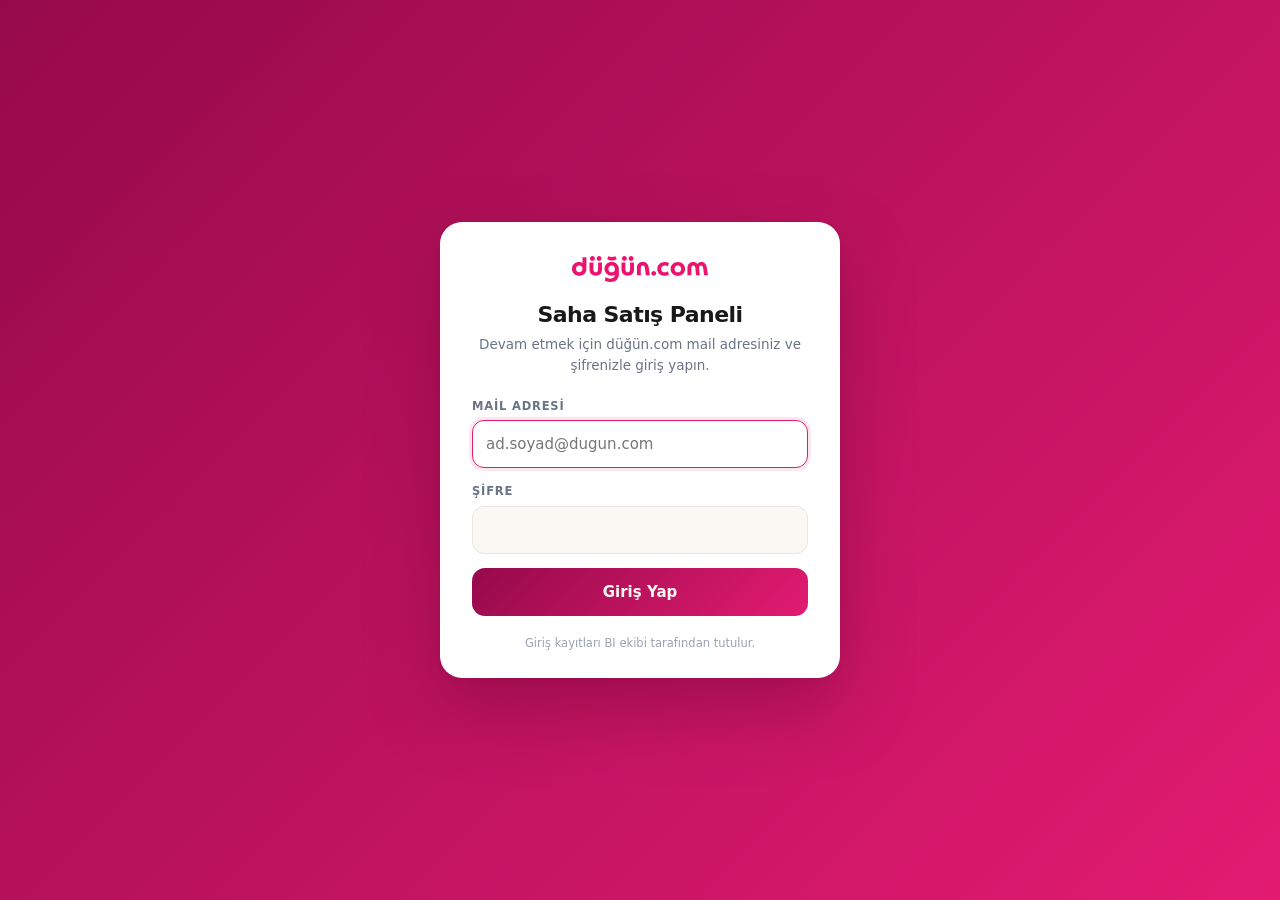
<file: index.html>
<!DOCTYPE html>
<html lang="tr">
<head>
<meta charset="utf-8">
<meta name="viewport" content="width=device-width, initial-scale=1">
<title>düğün.com · Daha Çok Çift Düğün.com'da</title>
<!-- ?v= is a cache buster: bump it whenever sunum.css/sunum.js/data change. -->
<link rel="stylesheet" href="auth.css?v=20260928200311">
<link rel="stylesheet" href="sunum.css?v=20260928200311">
</head>
<body>

<!-- header: logo (home) · spacer · pen · user chip (appended by auth.js, so it
     lands at the far right) -->
<header class="s-top">
  <button class="s-logo-btn" id="s-logo-home" title="Ana sayfa">
    <img class="s-logo" src="assets/logo-krem.svg" alt="düğün.com">
  </button>
  <span class="s-spacer"></span>
  <button class="s-tool" id="s-pen" title="Ekranın üzerine çizin (P) — tekrar tıklayınca kapanır">✏️</button>
</header>

<!-- landing: the bento board -->
<main class="s-board" id="s-board">
  <section class="s-hero">
    <h1 id="s-title"></h1>
  </section>
  <div class="bento" id="bento"></div>
  <footer class="s-foot"><span id="s-progress"></span></footer>
</main>

<!-- topic view -->
<main class="s-topic" id="s-topic" hidden>
  <div class="s-topic-head">
    <div class="s-topic-lead">
      <span class="s-kick" id="s-topic-kick"></span>
      <h1 id="s-topic-title"></h1>
    </div>
    <button class="s-topic-home" id="s-topic-home" type="button">
      <svg width="17" height="17" viewBox="0 0 24 24" fill="none" stroke="currentColor" stroke-width="1.8" stroke-linecap="round" stroke-linejoin="round"><path d="M3 11l9-7 9 7"/><path d="M5 10v10h14V10"/><path d="M10 20v-6h4v6"/></svg>
      Ana sayfa
    </button>
  </div>
  <div id="s-topic-body"></div>
</main>

<!-- the expanding card used for the open transition -->
<div class="s-ghost" id="s-ghost" hidden></div>

<button class="s-topic-home s-sim-home" id="s-sim-home" type="button" hidden>
  <svg width="17" height="17" viewBox="0 0 24 24" fill="none" stroke="currentColor" stroke-width="1.8" stroke-linecap="round" stroke-linejoin="round"><path d="M3 11l9-7 9 7"/><path d="M5 10v10h14V10"/><path d="M10 20v-6h4v6"/></svg>
  Ana sayfa
</button>

<canvas id="s-draw"></canvas>
<div class="s-draw-bar" id="s-draw-bar">
  <span class="s-sw" data-col="#E21B71" style="background:#E21B71" aria-pressed="true"></span>
  <span class="s-sw" data-col="#191919" style="background:#191919" aria-pressed="false"></span>
  <span class="s-sw" data-col="#26B2AB" style="background:#26B2AB" aria-pressed="false"></span>
  <span class="s-sw" data-col="#FFE24A" style="background:#FFE24A" aria-pressed="false"></span>
  <button class="s-chip" data-pen="thin" aria-pressed="true">İnce</button>
  <button class="s-chip" data-pen="mark" aria-pressed="false">🖍️ Vurgula</button>
  <button class="s-chip" id="s-pen-clear">Temizle</button>
  <button class="s-chip s-chip-solid" id="s-pen-close">Kapat</button>
</div>

<script src="data/config.js?v=20260928200311"></script>
<script src="auth.js?v=20260928200311"></script>
<script src="data/content.js?v=20260928200311"></script>
<script src="data/livemap.js?v=20260928200311"></script>
<script src="data/pricing.js?v=20260928200311"></script>
<script src="data/region.js?v=20260928200311"></script>
<script src="data/market.js?v=20260928200311"></script>
<script src="data/story.js?v=20260928200311"></script>
<script src="data/sunum-content.js?v=20260928200311"></script>
<script src="sunum.js?v=20260928200311"></script>
</body>
</html>
</file>
<file: auth.css>
/* Login gate — shared by index.html and sunum.html.
   Self-contained: it must look right before either page's own CSS has decided
   anything, so it repeats the brand tokens rather than inheriting them. */

.auth-gate {
  position: fixed; inset: 0; z-index: 900;
  display: grid; place-items: center; padding: 24px;
  background: linear-gradient(135deg, #960A4B 0%, #E21B71 100%);
  font-family: "Segoe UI", system-ui, -apple-system, "Helvetica Neue", Arial, sans-serif;
  animation: authIn .3s cubic-bezier(.16, 1, .3, 1);
  overflow: auto;
}
@keyframes authIn { from { opacity: 0; } to { opacity: 1; } }
.auth-gate.out { opacity: 0; transition: opacity .3s cubic-bezier(.16, 1, .3, 1); }

/* While the gate is up the page behind it must not scroll under the overlay. */
html.auth-locked, html.auth-locked body { overflow: hidden; }

.auth-card {
  width: 100%; max-width: 400px;
  background: #fff; border-radius: 22px; padding: 34px 32px 26px;
  box-shadow: 0 2px 6px rgba(25,25,25,.06), 0 30px 70px rgba(90,0,45,.34);
  text-align: center; color: #191919;
}
.auth-logo {
  height: 26px; display: block; margin: 0 auto 20px;
  /* the cream logo on a white card needs recolouring to the brand pink */
  filter: brightness(0) saturate(100%) invert(19%) sepia(89%)
          saturate(4614%) hue-rotate(324deg) brightness(93%) contrast(97%);
}
.auth-card h1 {
  margin: 0 0 6px; font-size: 22px; font-weight: 800; letter-spacing: -.025em;
  line-height: 1.2;
}
.auth-sub { margin: 0 0 22px; font-size: 13.5px; line-height: 1.5; color: #6b7484; }

.auth-form { text-align: left; }
.auth-fld {
  display: block; font-size: 11.5px; font-weight: 800; letter-spacing: .07em;
  text-transform: uppercase; color: #6b7484; margin: 0 0 5px;
}
.auth-form input, .auth-setup input {
  width: 100%; box-sizing: border-box; font: inherit; font-size: 15px;
  padding: 11px 13px; margin: 0 0 14px;
  border: 1.5px solid #e9e5e0; border-radius: 12px; background: #FBF8F4;
  color: #191919; transition: border-color .15s, background .15s;
}
.auth-form input:focus, .auth-setup input:focus {
  outline: none; border-color: #E21B71; background: #fff;
}
.auth-btn {
  width: 100%; border: 0; cursor: pointer; font: inherit; font-size: 15px;
  font-weight: 800; color: #FFFAF0; padding: 12px 18px; border-radius: 13px;
  background: linear-gradient(135deg, #960A4B 0%, #E21B71 100%);
  transition: transform .15s cubic-bezier(.16, 1, .3, 1), box-shadow .15s;
}
.auth-btn:hover:not(:disabled) { transform: translateY(-1px); box-shadow: 0 8px 20px rgba(226,27,113,.3); }
.auth-btn:disabled { opacity: .6; cursor: default; }
.auth-btn.ghost {
  background: #fff; color: #960A4B; border: 1.5px solid #FFAFC8; box-shadow: none;
}

.auth-err {
  background: #FFF1F4; border: 1px solid #FFAFC8; color: #960A4B;
  border-radius: 11px; padding: 9px 12px; margin: 0 0 12px;
  font-size: 13px; line-height: 1.45;
}

.auth-setup {
  margin-top: 20px; padding-top: 18px; border-top: 1px solid #f4f1ec;
  text-align: left; font-size: 12.5px; line-height: 1.55; color: #6b7484;
}
.auth-setup b { color: #191919; display: block; margin-bottom: 4px; font-size: 13px; }
.auth-setup p { margin: 0 0 10px; }
.auth-setup code { background: #FBF8F4; padding: 1px 5px; border-radius: 5px; font-size: 11.5px; }
.auth-setup input { font-size: 12.5px; }

.auth-foot { margin-top: 18px; font-size: 11.5px; color: #9aa3b2; }

/* ------------------------------------------------------------- header chip */
.auth-chip {
  display: flex; align-items: center; gap: 9px; flex: 0 0 auto;
  padding: 4px 4px 4px 5px; border-radius: 999px;
  background: rgba(255,250,240,.16); color: #FFFAF0;
}
.auth-chip .av {
  width: 27px; height: 27px; border-radius: 50%; flex: 0 0 auto;
  background: #FFFAF0; color: #960A4B;
  display: grid; place-items: center; font-size: 11.5px; font-weight: 800;
}
.auth-chip .who { display: flex; flex-direction: column; line-height: 1.15; }
.auth-chip .who b { font-size: 12.5px; font-weight: 700; white-space: nowrap; }
.auth-chip .who i { font-style: normal; font-size: 10.5px; opacity: .8; }
.auth-chip .out {
  border: 0; cursor: pointer; font: inherit; font-size: 11.5px; font-weight: 700;
  color: #FFFAF0; background: rgba(255,250,240,.18);
  padding: 5px 11px; border-radius: 999px; transition: background .15s;
}
.auth-chip .out:hover { background: rgba(255,250,240,.36); }

/* On a narrow screen the name is the first thing to go; the avatar and the way
   out both have to survive. */
@media (max-width: 620px) {
  .auth-chip .who { display: none; }
}
</file>
<file: sunum.css>
/* düğün.com · Daha Çok Çift Düğün.com'da — the short deck.
   Same brand tokens as the full panel (Design/DESIGN.md §1–§8), but a calmer,
   more editorial layout: one board of topics, one topic on screen at a time. */

:root {
  --pink: #E21B71;
  --dark-pink: #960A4B;
  --soft-pink: #FFAFC8;
  --cream: #FFFAF0;
  --ink: #191919;
  --green: #26B2AB;
  --amber: #FFB401;
  --coral: #FF8569;
  --purple: #8D80E5;
  --grad: linear-gradient(135deg, #960A4B 0%, #E21B71 100%);

  --ink-2: #3d4654;
  --mute: #6b7484;
  --mute-2: #9aa3b2;
  --line: #e9e5e0;
  --line-2: #f4f1ec;
  --bg: #FBF8F4;
  --card: #ffffff;

  --r-card: 20px;
  --r-btn: 13px;
  --r-pill: 999px;
  --sh-1: 0 1px 2px rgba(25,25,25,.04), 0 8px 24px rgba(150,10,75,.06);
  --sh-2: 0 2px 6px rgba(25,25,25,.05), 0 22px 50px rgba(150,10,75,.14);
  --ease: cubic-bezier(.16, 1, .3, 1);
  --top-h: 62px;
}

* { box-sizing: border-box; }
[hidden] { display: none !important; }

html, body {
  margin: 0; padding: 0; min-height: 100%;
  background: var(--bg); color: var(--ink);
  font-family: "Segoe UI", system-ui, -apple-system, "Helvetica Neue", Arial, sans-serif;
  font-size: 16px; line-height: 1.6;
  -webkit-font-smoothing: antialiased;
}
h1, h2, h3, h4 { margin: 0; line-height: 1.14; letter-spacing: -.025em; font-weight: 800; }
p { margin: 0 0 12px; }
b, strong { font-weight: 800; }
.num { font-variant-numeric: tabular-nums; }
.accent { color: var(--dark-pink); }

/* ------------------------------------------------------------------- chrome */
/* z-index above the pen canvas (80): the pen button has to stay clickable
   while drawing, so a second click on it closes the pen. */
.s-top {
  position: fixed; inset: 0 0 auto 0; height: var(--top-h); z-index: 85;
  display: flex; align-items: center; gap: 12px; padding: 0 24px;
  background: var(--grad); box-shadow: 0 1px 20px rgba(150,10,75,.2);
}
.s-logo-btn { border: 0; background: none; padding: 4px 0; cursor: pointer; display: block; }
.s-logo { height: 22px; display: block; }
.s-spacer { flex: 1; }
.s-home, .s-tool {
  border: 0; cursor: pointer; font: inherit; font-size: 13.5px; font-weight: 700;
  color: var(--cream); background: rgba(255,250,240,.16);
  padding: 8px 15px; border-radius: var(--r-pill);
  transition: background .15s var(--ease);
}
.s-home:hover, .s-tool:hover { background: rgba(255,250,240,.32); }
.s-tool.on { background: var(--cream); color: var(--dark-pink); }

/* -------------------------------------------------------------------- board */
/* The whole board has to be readable at a glance — no scrolling to find a
   topic. The grid takes whatever height is left after the header and hero. */
.s-board {
  max-width: 1220px; margin: 0 auto; height: 100vh; min-height: 620px;
  padding: calc(var(--top-h) + 22px) 26px 16px;
  display: flex; flex-direction: column; overflow: auto;
}
.s-hero { text-align: center; margin-bottom: clamp(12px, 2.4vh, 22px); flex: 0 0 auto; }
.s-hero h1 {
  font-size: clamp(24px, min(3.6vw, 5.4vh), 44px); letter-spacing: -.03em;
  background: var(--grad); -webkit-background-clip: text; background-clip: text;
  color: transparent; padding-bottom: 4px;
}

.bento {
  flex: 1 1 auto; min-height: 0;
  display: grid; gap: 14px;
  grid-template-columns: repeat(6, 1fr);
  /* a floor under the row height: below this the tiles would be unreadable, so
     the board scrolls instead of crushing them */
  grid-template-rows: repeat(4, minmax(84px, 1fr));
  /* Placed by attention, not by reading order. On a laptop or tablet the eye
     lands top-left, sweeps right along the top, then drops down the left — so
     the two heaviest topics take the whole top band, the two mid-weight ones
     take the middle, and the three light ones share the bottom rail. Weight
     descends by BAND, never in a diagonal cascade. */
  grid-template-areas:
    "a a a b b b"
    "a a a b b b"
    "c c c d d d"
    "e e f f g g";
}
.tile {
  position: relative; overflow: hidden; text-align: left; cursor: pointer;
  border: 1px solid var(--line); background: var(--card);
  border-radius: var(--r-card); font: inherit; color: inherit;
  /* padding and type scale with the SHORTER axis: on a 660px-tall laptop the
     row is ~100px and fixed 22px padding + 19px type does not fit */
  padding: clamp(10px, 1.65vh, 20px) clamp(13px, 1.4vw, 22px);
  box-shadow: var(--sh-1); display: flex; flex-direction: column;
  transition: transform .3s var(--ease), box-shadow .3s var(--ease),
              border-color .3s var(--ease), opacity .4s var(--ease),
              filter .4s var(--ease);
}
.tile .ico { color: var(--pink); display: block;
  width: clamp(17px, 3vh, 28px); height: auto; }
.tile[data-w="4"] .ico { width: clamp(20px, 3.8vh, 32px); }
.tile:hover { transform: translateY(-4px); box-shadow: var(--sh-2); border-color: var(--soft-pink); }
.tile:focus-visible { outline: 3px solid var(--soft-pink); outline-offset: 3px; }
.tile::after {
  content: ""; position: absolute; inset: auto -30% -60% auto;
  width: 200px; height: 200px; border-radius: 50%;
  background: radial-gradient(circle, rgba(255,175,200,.34), transparent 68%);
  opacity: 0; transition: opacity .35s var(--ease);
}
.tile:hover::after { opacity: 1; }
.tile .ic { display: block; }
/* No line-clamp here on purpose. -webkit-line-clamp derives the element height
   from a line count measured against the original line-height, so with Turkish
   headings (İ plus ğ/ş/ç in the same line box) it reports a height a few px
   short and overflow:hidden then shaves the descenders. What actually keeps the
   text inside the tile is the type scaling with the SHORTER viewport axis. */
.tile h3 { margin-top: auto; letter-spacing: -.02em;
  font-size: clamp(13px, min(1.32vw, 2.4vh), 19px); line-height: 1.27; }
.tile .d { color: var(--mute); margin-top: clamp(3px, .7vh, 6px);
  font-size: clamp(10.5px, min(1vw, 1.7vh), 13px); line-height: 1.35; }
.tile .go {
  position: absolute; top: clamp(10px, 1.7vh, 20px); right: clamp(12px, 1.3vw, 20px);
  width: clamp(22px, 3.4vh, 30px); height: clamp(22px, 3.4vh, 30px);
  border-radius: 50%; background: var(--line-2); color: var(--mute);
  display: grid; place-items: center; font-size: clamp(11px, 1.6vh, 14px);
  font-weight: 800; transition: all .3s var(--ease);
}
.tile .go svg { width: 62%; height: 62%; }
.tile:hover .go { background: var(--pink); color: #fff; transform: translateX(2px); }

/* bigger tiles carry more weight, visually as well as in the grid */
.tile[data-w="4"] { background: linear-gradient(155deg, #fff 0%, #FFF6F9 100%); }
.tile[data-w="4"] h3 { font-size: clamp(18px, min(2.2vw, 4.4vh), 30px); }
.tile[data-w="3"] h3 { font-size: clamp(15px, min(1.6vw, 3vh), 22px); }

/* A covered topic steps back rather than lighting up: the ones still to come
   should stay the loudest thing on the board. */
.tile.done { opacity: .46; filter: saturate(.35); border-color: var(--line-2);
  background: #fff; box-shadow: none; }
.tile.done:hover { opacity: .82; filter: saturate(.7); }
.tile.done .go { background: var(--green); color: #fff; }
.tile.done .ico { color: var(--mute-2); }

.s-foot { margin-top: clamp(8px, 1.4vh, 14px); text-align: center; color: var(--mute-2);
  font-size: 12px; flex: 0 0 auto; }

/* on a genuinely short screen the subtitle line is the first thing to go */
@media (max-height: 640px) {
  .tile[data-w="2"] .d, .tile[data-w="3"] .d { display: none; }
}

/* ---------------------------------------------------- open/close transition */
.s-ghost {
  position: fixed; z-index: 70; border-radius: var(--r-card);
  background: var(--card); border: 1px solid var(--soft-pink);
  box-shadow: var(--sh-2); pointer-events: none;
  transition: all .42s var(--ease);
}

/* -------------------------------------------------------------------- topic */
.s-topic { max-width: 1080px; margin: 0 auto; padding: calc(var(--top-h) + 40px) 24px 80px;
  animation: topicIn .42s var(--ease); }
@keyframes topicIn { from { transform: translateY(16px); } to { transform: none; } }
/* title on the left, the way home on the right — inside the page, not in the
   header, so it reads as part of the topic */
.s-topic-head { margin-bottom: 32px; display: flex; align-items: flex-start;
  justify-content: space-between; gap: 18px; }
.s-topic-lead { min-width: 0; }
.s-topic-home {
  flex: 0 0 auto; display: inline-flex; align-items: center; gap: 7px; margin-top: 4px;
  border: 1.5px solid var(--line); background: #fff; cursor: pointer; font: inherit;
  font-size: 13.5px; font-weight: 700; color: var(--dark-pink);
  padding: 9px 15px; border-radius: var(--r-pill); box-shadow: var(--sh-1);
  transition: all .15s var(--ease);
}
.s-topic-home:hover { border-color: var(--pink); transform: translateY(-1px); box-shadow: var(--sh-2); }
/* the simulator page: one-line, lighter title so the tool fits the first screen */
.s-topic.compact { padding-top: calc(var(--top-h) + 22px); padding-bottom: 0; }
.s-topic.compact .s-topic-head { margin-bottom: 14px; }
.s-topic.compact .s-kick { margin-bottom: 8px; }
.s-topic.compact h1 { font-size: clamp(20px, 2.2vw, 26px); font-weight: 600; max-width: none;
  white-space: nowrap; letter-spacing: -.015em; }
/* the simulation screen: full-bleed frame, title block folded away, so the
   simulator's section scrollbar is the window's right edge — the only one */
.s-topic.sim-full { max-width: none; padding: var(--top-h) 0 0; animation: none; }
.s-topic.sim-full .s-topic-head { display: none; }
.s-topic.sim-full .simframe.native { width: 100%; }
.s-kick {
  display: inline-block; font-size: 11px; font-weight: 800; letter-spacing: .12em;
  text-transform: uppercase; color: var(--pink); background: #FFE9F1;
  padding: 5px 13px; border-radius: var(--r-pill); margin-bottom: 14px;
}
.s-topic-head h1 { font-size: clamp(28px, 4vw, 42px); max-width: 20ch; }

.panel {
  background: var(--card); border: 1px solid var(--line); border-radius: var(--r-card);
  padding: 28px; box-shadow: var(--sh-1); margin-bottom: 18px;
}
.panel h2 { font-size: 24px; margin-bottom: 10px; }
.panel h3 { font-size: 18px; margin-bottom: 8px; }
.panel > p { color: var(--ink-2); }
.panel.tint { background: linear-gradient(160deg, #fff, #FFF6F9); border-color: #FBDDE8; }
.panel.hero-tint { background: var(--grad); color: var(--cream); border: 0; }
.panel.hero-tint h2 { font-size: clamp(24px, 3.2vw, 34px); }
.panel.hero-tint p { color: rgba(255,250,240,.94); font-size: 17px; max-width: 62ch; }
.panel.hero-tint .s-kick { background: rgba(255,250,240,.2); color: var(--cream); }

.grid { display: grid; gap: 16px; }
.g2 { grid-template-columns: repeat(2, 1fr); }
.g3 { grid-template-columns: repeat(3, 1fr); }
.g4 { grid-template-columns: repeat(4, 1fr); }

.note { font-size: 12.5px; color: var(--mute-2); font-style: italic; margin-top: 12px; }
.rep-note {
  border-left: 4px solid var(--purple); background: #F8F7FE; color: #4b4590;
  padding: 12px 16px; border-radius: 0 var(--r-btn) var(--r-btn) 0;
  font-size: 13.5px; margin: 14px 0;
}
.rep-note b.tag { display: block; font-size: 10px; letter-spacing: .1em;
  text-transform: uppercase; color: var(--purple); margin-bottom: 4px; }
body.present .rep-note { display: none !important; }

.pill { display: inline-flex; align-items: center; gap: 5px; padding: 4px 11px;
  border-radius: var(--r-pill); font-size: 12px; font-weight: 800; }
.pill.pink { background: #FFE9F1; color: var(--dark-pink); }
.pill.ok { background: #E6F6F5; color: #12726d; }

.btn {
  border: 0; cursor: pointer; font: inherit; font-weight: 800; font-size: 14.5px;
  padding: 12px 22px; border-radius: var(--r-btn);
  background: var(--pink); color: #fff; box-shadow: 0 8px 20px rgba(226,27,113,.24);
  display: inline-flex; align-items: center; gap: 8px;
  transition: transform .15s var(--ease), box-shadow .15s var(--ease);
}
.btn:hover { box-shadow: 0 12px 26px rgba(226,27,113,.32); }
.btn:active { transform: scale(.98); }
.btn.ghost { background: #fff; color: var(--dark-pink);
  border: 1.5px solid #FBDDE8; box-shadow: none; }

input[type=text], input[type=search], input[type=number], select {
  font: inherit; font-size: 15px; padding: 12px 15px; border-radius: var(--r-btn);
  border: 1.5px solid var(--line); background: #fff; color: var(--ink); width: 100%;
}
input:focus, select:focus { outline: 0; border-color: var(--pink);
  box-shadow: 0 0 0 3px rgba(226,27,113,.1); }
label.fld { display: block; font-size: 11.5px; font-weight: 800; color: var(--mute);
  text-transform: uppercase; letter-spacing: .06em; margin-bottom: 6px; }

/* ------------------------------------------------------------ google search */
.gbox { display: flex; align-items: center; gap: 12px; border: 1.5px solid var(--line);
  border-radius: var(--r-pill); padding: 6px 6px 6px 20px; background: #fff;
  box-shadow: 0 2px 10px rgba(25,25,25,.05); }
.gbox:focus-within { border-color: var(--pink); box-shadow: 0 0 0 4px rgba(226,27,113,.09); }
.gbox svg { flex: 0 0 auto; }
.gbox input { border: 0; padding: 10px 0; box-shadow: none !important; font-size: 16px; }
.gbox input:focus { border: 0; }
.gbox .btn { border-radius: var(--r-pill); }

/* ------------------------------------------------------------- traffic bars */
.tstack { display: flex; height: 40px; border-radius: var(--r-pill); overflow: hidden;
  box-shadow: 0 2px 10px rgba(150,10,75,.1); }
.tstack div { display: grid; place-items: center; font-size: 12.5px; font-weight: 800;
  color: #fff; }
.tlegend { display: flex; flex-wrap: wrap; gap: 18px; margin-top: 14px; font-size: 13px;
  color: var(--ink-2); }
.tlegend i { width: 11px; height: 11px; border-radius: 3px; display: inline-block;
  margin-right: 7px; }
.punch { border-left: 4px solid var(--pink); background: #FFF6F9;
  padding: 16px 20px; border-radius: 0 var(--r-btn) var(--r-btn) 0;
  font-size: 16px; line-height: 1.6; margin-top: 18px; }

/* ------------------------------------------------------------------ the map */
/* filter scope note under the two dropdowns */
.kapsam { color: var(--mute); font-size: 11.5px; margin-top: 5px; min-height: 15px;
  line-height: 1.4; }

/* weekly counts, priority-ordered: two hero cards, four mid chips, one low line */
.map-stats { margin-top: 16px; }
.ms-hero { display: grid; grid-template-columns: 1.6fr 1fr; gap: 12px; }
.ms-big { background: linear-gradient(150deg, #FFF6F9, #fff); border: 1px solid var(--soft-pink);
  border-radius: 14px; padding: 14px 18px; }
.ms-big .v { font-size: clamp(26px, 3vw, 38px); font-weight: 800; letter-spacing: -.03em;
  color: var(--ink); line-height: 1.05; }
.ms-big .l { font-weight: 700; margin-top: 2px; }
.ms-big .split { color: var(--mute); font-size: 12.5px; margin-top: 7px; }
.ms-big .split b { color: var(--ink); }
.ms-big.deal { background: linear-gradient(150deg, #E21B71, #B01055); border: 0; }
.ms-big.deal .v, .ms-big.deal .l { color: #fff; }
.ms-big.deal .split { color: rgba(255,255,255,.75); }
.ms-mid { display: flex; flex-wrap: wrap; gap: 8px; margin-top: 10px; }
.ms-chip { background: #fff; border: 1px solid var(--line-2); border-radius: 999px;
  padding: 7px 13px; font-size: 13px; }
.ms-chip b { font-size: 14.5px; }
.ms-low { color: var(--mute); font-size: 12px; margin-top: 9px; }
@media (max-width: 700px) { .ms-hero { grid-template-columns: 1fr; } }

/* the zoomed city's district cloud */
.s-dist { cursor: pointer; }
.s-dist circle { fill: rgba(226,27,113,.18); stroke: var(--pink); stroke-width: .7;
  transition: fill .15s; }
.s-dist:hover circle { fill: rgba(226,27,113,.34); }
.s-dist text { fill: #7A2249; font-weight: 700; text-anchor: middle;
  paint-order: stroke; stroke: #fff; stroke-width: 2.2px; }

/* district popup */
.dist-pop { position: absolute; z-index: 6; background: #fff; border-radius: 14px;
  box-shadow: var(--sh-2); border: 1px solid var(--line-2); padding: 12px 15px;
  min-width: 240px; font-size: 13px; }
.dist-pop b { font-size: 13.5px; }
.dist-pop .w { float: right; color: var(--mute); font-size: 11px; margin-left: 10px; }
.dist-pop .row { margin-top: 6px; }
.dist-pop .row.hi { font-size: 14px; }
.dist-pop .row.hi b { color: var(--pink); font-size: 16px; }
.dist-pop .row.sub { color: var(--mute); font-size: 12px; margin-top: 2px; }
.dist-pop .row.low { color: var(--mute); font-size: 11.5px; border-top: 1px dashed var(--line-2);
  padding-top: 6px; }

/* pulse ticker — one slow marquee of real week-over-week movers */
.map-ticker { margin-top: 14px; }
.tk-strip { overflow: hidden; border: 1px solid var(--line-2); border-radius: 999px;
  background: #fff; padding: 8px 0; white-space: nowrap; position: relative; }
.tk-run { display: inline-block; animation: tkrun 55s linear infinite; padding-left: 12px; }
.tk-strip:hover .tk-run { animation-play-state: paused; }
@keyframes tkrun { to { transform: translateX(-50%); } }
.tk-item { font-size: 12.5px; padding: 0 4px; }
.tk-item b { font-size: 13px; }
.tk-item i, .dlt { font-style: normal; font-weight: 800; font-size: 11.5px; }
.tk-item i.up, .dlt.up { color: #0E9F6E; }
.tk-item i.down, .dlt.down { color: #D33A3A; }
.tk-sep { color: var(--soft-pink); padding: 0 8px; }

/* single-city layout: map left, notification feed right */
.map-flex { display: flex; gap: 14px; align-items: stretch; }
.map-flex > .s-map-wrap { flex: 1 1 60%; min-width: 0; }
.map-feed { flex: 1 1 40%; min-width: 250px; max-width: 380px; margin-top: 16px;
  border: 1px solid var(--line-2); border-radius: var(--r-card); background: #fff;
  display: flex; flex-direction: column; overflow: hidden; }
.mf-head { padding: 12px 14px; border-bottom: 1px solid var(--line-2);
  display: flex; align-items: center; gap: 8px; flex-wrap: wrap; }
.mf-head .cnt { color: var(--mute); font-size: 12px; }
.mf-all { border: 0; background: #FFF1F6; color: var(--pink); border-radius: 999px;
  padding: 4px 10px; font: inherit; font-size: 11.5px; font-weight: 700; cursor: pointer;
  margin-left: auto; }
.mf-list { overflow-y: auto; flex: 1; min-height: 0; }
.mf-item { display: flex; gap: 10px; padding: 10px 14px;
  border-bottom: 1px solid #F6EEF2; align-items: flex-start; }
.mf-item .ic { flex: 0 0 auto; width: 30px; height: 30px; border-radius: 50%;
  background: #FFF1F6; display: grid; place-items: center; font-size: 14px; }
.mf-item .tx { font-size: 13px; line-height: 1.35; }
.mf-item .meta { color: var(--mute); font-size: 11.5px; margin-top: 3px; }
.mf-item.drop { animation: mfdrop .45s ease; }
@keyframes mfdrop { from { opacity: 0; transform: translateY(-12px); }
  to { opacity: 1; transform: none; } }
.mf-empty { color: var(--mute); font-size: 13px; padding: 18px 14px; }
@media (max-width: 760px) {
  .map-flex { flex-direction: column; }
  .map-feed { max-width: none; max-height: 320px; }
}

/* leaderboard */
.board { margin-top: 14px; border: 1px solid var(--line-2); border-radius: var(--r-card);
  background: #fff; padding: 14px 16px; }
.board h3 { margin: 0 0 10px; font-size: 15px; }
.bd-row { display: flex; align-items: center; gap: 10px; padding: 6px 0; font-size: 13px; }
.bd-row .rank { flex: 0 0 26px; text-align: center; font-weight: 800; }
.bd-row .nm { flex: 0 0 auto; min-width: 92px; font-weight: 700; }
.bd-row .bar { flex: 1; height: 7px; border-radius: 99px; background: #F6EEF2; overflow: hidden; }
.bd-row .bar i { display: block; height: 100%; border-radius: 99px;
  background: linear-gradient(90deg, var(--pink), #FF7DB0); }
.bd-row b { flex: 0 0 auto; min-width: 52px; text-align: right; }
.bd-row .dlt { flex: 0 0 52px; text-align: right; }
.bd-note { color: var(--mute); font-size: 11px; margin-top: 8px; }

.s-map-wrap { position: relative; border-radius: var(--r-card); overflow: hidden;
  background: linear-gradient(165deg, #F7FAFD, #FDFBF8); border: 1px solid var(--line-2);
  padding: 18px 16px 26px; margin-top: 16px; }
.s-map-wrap svg { width: 100%; height: auto; display: block; }
.s-land { fill: #FFF1F6; stroke: var(--soft-pink); stroke-width: 1.1;
  stroke-linejoin: round; }
.s-pin .halo { fill: rgba(226,27,113,.14); }
.s-pin .dot { fill: var(--pink); }
.s-bubs { position: absolute; inset: 18px 16px 26px; pointer-events: none; }
.s-bub { position: absolute; transform: translate(-50%, -122%); }
.s-bub.below { transform: translate(-50%, 30%); }
.s-bub.alignL { transform: translate(-16px, -122%); }
.s-bub.alignL.below { transform: translate(-16px, 30%); }
.s-bub.alignR { transform: translate(calc(-100% + 16px), -122%); }
.s-bub.alignR.below { transform: translate(calc(-100% + 16px), 30%); }
/* Laid out like the card on dugun.com: cover photo, city, provider name,
   category, then the one line about what happened. */
.s-bub .box { position: relative; background: #fff; border-radius: 14px; padding: 11px 13px;
  width: 252px; box-shadow: 0 12px 30px rgba(150,10,75,.18);
  border: 1px solid var(--line); border-left: 3px solid var(--pink);
  animation: bubIn .4s var(--ease); }
.s-bub.deal .box { border-left-color: var(--green); }
.s-bub.out .box { opacity: 0; transform: translateY(6px) scale(.95);
  transition: opacity .35s var(--ease), transform .35s var(--ease); animation: none; }
@keyframes bubIn { from { transform: translateY(6px) scale(.94); } to { transform: none; } }

.s-bub .hd { display: flex; align-items: center; gap: 10px; }
.s-bub .ph { width: 40px; height: 40px; flex: 0 0 40px; border-radius: 50%;
  object-fit: cover; background: var(--line-2); border: 1px solid var(--line); }
/* Fallback when the cover cannot load — offline, or a deleted gallery image.
   The balloon must still read as a real venue card, never as a broken image. */
.s-bub .ph.ph-fb { display: grid; place-items: center; font-size: 15px; font-weight: 900;
  color: #fff; background: var(--grad); border: 0; }
.s-bub .tx { min-width: 0; }
.s-bub .city { display: block; font-size: 11px; font-weight: 800; color: var(--pink);
  line-height: 1.3; }
.s-bub b { display: block; font-size: 12.5px; line-height: 1.25; color: var(--ink);
  overflow: hidden; text-overflow: ellipsis; white-space: nowrap; }
.s-bub .cat { display: block; font-size: 11px; color: var(--mute); line-height: 1.3;
  overflow: hidden; text-overflow: ellipsis; white-space: nowrap; }
.s-bub .act { display: block; font-size: 11.5px; font-weight: 700; margin-top: 9px;
  padding-top: 8px; border-top: 1px solid var(--line-2); }
.s-bub .act i { font-style: normal; font-weight: 500; color: var(--mute-2); }

.live-badge { display: inline-flex; align-items: center; gap: 6px; font-size: 10.5px;
  font-weight: 900; letter-spacing: .08em; color: #a3123f; background: #FFE9F1;
  padding: 4px 10px; border-radius: var(--r-pill); }
.live-badge i { width: 7px; height: 7px; border-radius: 50%; background: var(--pink);
  animation: livePulse 1.6s infinite; }
/* The feed is a week of history, not a live wire — the badge says so and the
   dot stops pulsing, because a pulsing dot is a claim of its own. */
.live-badge.week { color: #0e6f6a; background: #E4F6F5; }
.live-badge.week i { background: var(--green); animation: none; }
@keyframes livePulse {
  0% { box-shadow: 0 0 0 0 rgba(226,27,113,.5); }
  70% { box-shadow: 0 0 0 8px rgba(226,27,113,0); }
  100% { box-shadow: 0 0 0 0 rgba(226,27,113,0); }
}

/* ------------------------------------------------------------------- pillars */
.pillar { padding: 24px; border-radius: var(--r-card); border: 1px solid var(--line);
  background: #fff; box-shadow: var(--sh-1); }
.pillar .ic { display: block; }
.pillar .ico { color: var(--pink); }
.pillar h3 { margin: 12px 0 8px; color: var(--dark-pink); font-size: 18px; }
.pillar p { font-size: 14px; color: var(--ink-2); margin: 0; }
.pillar .pf { margin-top: 14px; font-size: 12.5px; color: var(--mute);
  border-left: 3px solid var(--soft-pink); padding-left: 11px; }

/* ------------------------------------------------------------------ numbers */
.stat { text-align: center; padding: 22px 14px; border-radius: var(--r-card);
  background: #fff; border: 1px solid var(--line); box-shadow: var(--sh-1); }
.stat .v { font-size: 32px; font-weight: 900; color: var(--dark-pink); letter-spacing: -.03em; }
.stat .l { font-size: 13px; font-weight: 800; margin-top: 4px; }
.stat .s { font-size: 12.5px; color: var(--mute); margin-top: 6px; }
.roi-hero { background: var(--grad); color: var(--cream); border-radius: var(--r-card);
  padding: 26px; box-shadow: var(--sh-2); }
.roi-cell { text-align: center; }
.roi-cell .v { font-size: 34px; font-weight: 900; letter-spacing: -.03em; }
.roi-cell .l { font-size: 13px; opacity: .92; font-weight: 700; }

.chips { display: flex; flex-wrap: wrap; gap: 9px; }
.chip { border: 1.5px solid var(--line); background: #fff; cursor: pointer; font: inherit;
  font-size: 13.5px; font-weight: 700; color: var(--ink-2);
  padding: 8px 16px; border-radius: var(--r-pill); transition: all .15s var(--ease); }
.chip:hover { border-color: var(--pink); color: var(--dark-pink); }
.chip[aria-pressed="true"] { border-color: var(--pink); background: #FFE9F1; color: var(--dark-pink); }

table { width: 100%; border-collapse: collapse; font-size: 14px; }
th { text-align: left; font-size: 11px; font-weight: 800; text-transform: uppercase;
  letter-spacing: .06em; color: var(--mute); padding: 10px 12px;
  border-bottom: 2px solid var(--line); }
td { padding: 12px; border-bottom: 1px solid var(--line-2); }
td.n, th.n { text-align: right; font-variant-numeric: tabular-nums; }
.tbl-wrap { overflow-x: auto; }

.simframe { width: 100%; height: 76vh; border: 1px solid var(--line);
  border-radius: var(--r-card); background: #fff; }
.move-no { width: 30px; height: 30px; border-radius: 50%; background: var(--grad);
  color: #fff; display: grid; place-items: center; font-weight: 900; font-size: 14px;
  margin-bottom: 12px; }
.proof { margin: 10px 0 0; padding-left: 20px; font-size: 14.5px; color: var(--ink-2); }
.proof li { margin-bottom: 7px; }
.step-row { display: flex; gap: 18px; padding: 20px 0; border-bottom: 1px dashed var(--line); }
.step-row:last-child { border-bottom: 0; }
.step-row .no { flex: 0 0 38px; height: 38px; border-radius: 50%; background: var(--grad);
  color: #fff; display: grid; place-items: center; font-weight: 900; font-size: 15px; }
.step-row h3 { font-size: 17px; }
.vid { aspect-ratio: 16/9; border-radius: var(--r-card); overflow: hidden;
  background: #12100f; box-shadow: var(--sh-1); border: 1px solid var(--line); }
.vid iframe, .vid video { width: 100%; height: 100%; display: block; border: 0; }
/* the Özel Fiyat ads are story-format (1080x1920) — a 16:9 box would letterbox
   them into a black frame with a stamp in the middle */
.vid.portrait { aspect-ratio: 9/16; max-width: 292px; margin: 0 auto; }
.vid.portrait video { object-fit: cover; }
.vid-cap { margin-top: 10px; font-size: 13px; color: var(--mute); }
.vid-cap b { display: block; color: var(--ink); font-size: 14px; margin-bottom: 2px; }
.simframe.tall { height: calc(100vh - var(--top-h) - 150px); min-height: 560px; }
/* "native": the simulator is sized to its content by sunum.js and loses its
   box, so it reads as a page of this deck — one scrollbar, the deck's */
.simframe.native { height: 560px; border: 0; border-radius: 0; background: transparent;
  box-shadow: none; overflow: hidden; display: block; }

/* --------------------------------------------------------- the experiment */
.exp { margin-top: 18px; display: flex; flex-direction: column; gap: 12px; }
.exp-q { display: flex; gap: 16px; padding: 18px; border-radius: var(--r-card);
  border: 1px solid var(--line); background: #fff; opacity: .42; transition: opacity .3s var(--ease); }
.exp-q.on { opacity: 1; }
.exp-q.done { border-color: #FBDDE8; background: linear-gradient(160deg, #fff, #FFF8FA); }
.exp-no { flex: 0 0 34px; height: 34px; border-radius: 50%; background: var(--grad); color: #fff;
  display: grid; place-items: center; font-weight: 900; font-size: 15px; }
.exp-body { flex: 1; min-width: 0; }
.exp-ask { font-size: 17px; font-weight: 800; letter-spacing: -.015em; margin-bottom: 12px; }
.exp-q:not(.on) .exp-opts .chip { pointer-events: none; }
.exp-opts .chip[aria-pressed="true"]:disabled { opacity: 1; }
.exp-opts .chip:disabled:not([aria-pressed="true"]) { opacity: .45; }
.exp-reveal { margin-top: 14px; animation: topicIn .4s var(--ease); }
.exp-react { color: var(--ink-2); margin: 0 0 10px; font-size: 15px; }
.exp-move { border-left: 4px solid var(--pink); background: #FFF6F9; padding: 12px 14px;
  border-radius: 0 12px 12px 0; font-size: 15px; }

/* ------------------------------------------------------------ the funnel */
.funnel3 { display: grid; grid-template-columns: 1fr auto 1fr auto 1fr; gap: 10px; align-items: stretch; }
.f3 { text-align: center; padding: 20px 12px; border-radius: var(--r-card); background: #fff;
  border: 1px solid var(--line); box-shadow: var(--sh-1); }
.f3 .v { font-size: 30px; font-weight: 900; color: var(--dark-pink); letter-spacing: -.03em; }
.f3 .l { font-size: 13px; font-weight: 800; margin-top: 4px; }
.f3 .s { font-size: 12px; color: var(--mute); margin-top: 5px; }
.f3.hi { background: var(--grad); color: var(--cream); border: 0; box-shadow: var(--sh-2); }
.f3.hi .v { color: #fff; } .f3.hi .s { color: rgba(255,250,240,.85); }
.f3-arrow { display: grid; place-items: center; font-size: 26px; color: var(--mute-2); font-weight: 900; }

/* ---------------------------------------------------------- the ROI card */
.roi-card { border: 2px solid var(--green); background: linear-gradient(180deg, #fff, #f2fbfa); }
.roi-card .hint { font-weight: 500; color: var(--mute-2); font-size: 11px; margin-left: 6px; text-transform: none; letter-spacing: 0; }
.roi-out { display: grid; grid-template-columns: repeat(4, 1fr); gap: 10px; margin-top: 16px; }
.roi-out .o { background: #fff; border: 1px solid var(--line); border-radius: 12px; padding: 12px 14px; min-width: 0; }
.roi-out .t { font-size: 10.5px; color: var(--mute); font-weight: 800; text-transform: uppercase; letter-spacing: .04em; min-height: 28px; }
.roi-out .v { font-size: clamp(19px, 1.9vw, 27px); font-weight: 900; letter-spacing: -.02em; line-height: 1.1; white-space: nowrap; margin: 4px 0 6px; }
.roi-out .s { font-size: 11px; color: var(--mute); line-height: 1.3; }
.roi-out .o.pos .v { color: var(--green); }
.roi-out .o.big { background: linear-gradient(135deg, #007A87, var(--green)); color: #fff; border-color: transparent; }
.roi-out .o.big .t, .roi-out .o.big .s { color: rgba(255,255,255,.9); }

/* ------------------------------------------------------------ accordions */
.acc { border: 1px solid var(--line); background: #fff; border-radius: var(--r-card);
  box-shadow: var(--sh-1); margin-bottom: 14px; overflow: hidden; }
.acc-h { width: 100%; display: flex; align-items: center; justify-content: space-between; gap: 12px;
  border: 0; background: none; cursor: pointer; font: inherit; text-align: left; padding: 18px 22px; }
.acc-t { font-size: 18px; font-weight: 800; letter-spacing: -.02em; color: var(--dark-pink); }
.acc-ic { width: 30px; height: 30px; border-radius: 50%; background: var(--line-2); color: var(--mute);
  display: grid; place-items: center; font-weight: 900; font-size: 18px; flex: 0 0 auto; }
.acc.open .acc-ic { background: var(--pink); color: #fff; }
.acc-b { padding: 0 22px 22px; }
.acc-d { color: var(--ink-2); font-size: 14.5px; margin: 0 0 14px; }

/* anonymised provider cards */
.pcards { margin-top: 4px; }
.pcard { border: 1px solid var(--line); border-radius: var(--r-card); padding: 16px 18px;
  background: linear-gradient(160deg, #fff, #FFF8FA); min-width: 0; }
.pcard .ph { display: flex; align-items: center; gap: 12px; margin-bottom: 12px; }
.pcard .pno { width: 30px; height: 30px; border-radius: 50%; background: var(--grad); color: #fff;
  display: grid; place-items: center; font-weight: 900; flex: 0 0 auto; }
.pcard .ph b { display: block; font-size: 16px; color: var(--dark-pink); }
/* `> div > span` on purpose: a bare `.ph span` would also hit the number
   badge and turn it into a block of text that spills out of its circle */
.pcard .ph > div > span { display: block; font-size: 12.5px; color: var(--mute); }
/* the masked name: the shape of a name, blurred so it reads as "a real venue,
   deliberately hidden" rather than as a typo */
.pcard .pname { display: block; font-size: 13.5px; font-weight: 800; color: var(--ink-2);
  letter-spacing: .04em; filter: blur(2.2px); user-select: none; margin-bottom: 1px; }
.pgrid { display: grid; grid-template-columns: repeat(3, 1fr); gap: 8px; }
.pm { background: #fff; border: 1px solid var(--line-2); border-radius: 11px; padding: 9px 10px; min-width: 0; }
.pv { font-size: 19px; font-weight: 900; letter-spacing: -.02em; color: var(--ink); white-space: nowrap; }
.pl { font-size: 10.5px; color: var(--mute); margin-top: 2px; line-height: 1.3; }

/* Özel Fiyat facts + quotes */
.facts .stat .v { font-size: 26px; }
.quotes { display: grid; grid-template-columns: repeat(2, 1fr); gap: 12px; margin-top: 14px; }
.qt { border-left: 4px solid var(--green); background: #F1FBFA; border-radius: 0 12px 12px 0; padding: 12px 14px; }
.qt p { margin: 0 0 6px; font-size: 15px; font-style: italic; color: var(--ink); }
.qt .who { font-size: 12px; color: var(--mute); font-weight: 700; }

/* ---------------------------------------------- "ask your couples" card */
.panel.ask { display: flex; gap: 18px; align-items: center;
  background: linear-gradient(135deg, #FFF1F6 0%, #fff 60%); border: 1.5px solid var(--soft-pink);
  box-shadow: 0 14px 36px rgba(226,27,113,.14); }
.panel.ask h3 { color: var(--dark-pink); margin-bottom: 6px; }
.ask-ic { flex: 0 0 64px; width: 64px; height: 64px; border-radius: 20px; background: var(--grad);
  color: #fff; display: grid; place-items: center; box-shadow: 0 10px 24px rgba(226,27,113,.35);
  animation: askPulse 2.4s infinite; }
@keyframes askPulse {
  0%, 100% { box-shadow: 0 10px 24px rgba(226,27,113,.35); }
  50% { box-shadow: 0 10px 24px rgba(226,27,113,.35), 0 0 0 10px rgba(226,27,113,.08); }
}

/* ------------------------------------ tight sizing for Boş günler blocks */
/* normal page scroll; the point of the smaller type and paddings is that each
   of the page's three blocks fits a single screen on its own */
.bg-tight .panel { padding: 16px 20px; margin-bottom: 10px; }
.bg-tight .panel h2 { font-size: 18px; margin-bottom: 4px; }
.bg-tight .panel h3 { font-size: 15.5px; }
.bg-tight .panel > p { font-size: 13.5px; margin-bottom: 8px; }
.bg-tight .punch { font-size: 13.5px; padding: 9px 12px; }
.bg-tight .fld { font-size: 10.5px; margin-bottom: 3px; }
.bg-tight input, .bg-tight select { padding: 8px 11px; font-size: 13.5px; }
.bg-tight .facts .stat { padding: 12px 10px; }
.bg-tight .facts .stat .v { font-size: 17px; }
.bg-tight .facts .stat .l { font-size: 11.5px; }
.bg-tight .facts .stat .s { font-size: 10.5px; margin-top: 3px; }
.bg-tight .facts .fi { margin-bottom: 3px; }
.bg-tight .cmp-out .v { font-size: 22px; }
.bg-tight .cal-count .v { font-size: 26px; }
.bg-tight .vid.portrait { max-width: 200px; }
.snap-lead { color: var(--ink-2); font-size: 14px; margin: 0 0 10px; }
/* the three section headings on Boş günler */
.bg-sec { font-size: 21px; color: var(--dark-pink); margin: 26px 0 10px; }
.bg-tight .bg-sec:first-child { margin-top: 0; }

/* money input: ₺ adornment + live thousands grouping */
.tl-input { position: relative; display: block; }
.tl-input i { position: absolute; left: 11px; top: 50%; transform: translateY(-50%);
  font-style: normal; font-weight: 800; color: var(--mute-2); pointer-events: none; }
.tl-input input { width: 100%; box-sizing: border-box; padding-left: 26px !important; }

/* floating way home while the simulator is full-bleed — bottom right, clear
   of the simulator's sticky filter bar at the top and its dot nav mid-right */
.s-sim-home { position: fixed; bottom: 18px; right: 16px; z-index: 66; }

.ig-aside { font-size: 12.5px; color: var(--mute); margin: 14px 0 0; line-height: 1.55; }

/* the story page's slim filter bar (the old heading panel is gone) */
.st-bar { margin-bottom: 16px; }
/* unmistakably a "load more": plus icon, dashed frame, full width */
.st-more { width: 100%; margin-top: 12px; display: flex; align-items: center;
  justify-content: center; gap: 8px; border: 1.5px dashed var(--soft-pink);
  background: #FFF8FA; color: var(--dark-pink); cursor: pointer; font: inherit;
  font-size: 14px; font-weight: 800; padding: 12px; border-radius: 13px;
  transition: all .15s var(--ease); }
.st-more:hover { border-style: solid; background: #FFE9F1; }
.st-more svg { flex: 0 0 auto; }

/* --------------------------------------------------- the loss calculator */
.panel.loss { border: 2px solid var(--coral); background: linear-gradient(180deg, #fff, #FFF6F3); }
.loss-out { text-align: center; background: #fff; border: 1px solid var(--line);
  border-radius: 14px; padding: 12px 10px; }
.loss-out .v { font-size: clamp(22px, 2.4vw, 30px); font-weight: 900; color: var(--coral);
  letter-spacing: -.03em; white-space: nowrap; }
.loss-out .l { font-size: 11.5px; color: var(--mute); margin-top: 3px; }
.panel.loss .punch { border-left-color: var(--coral); background: #FFF3EF; }

/* ------------------------------------------- with/without Özel Fiyat */
.cmp-wrap { align-items: stretch; }
.cmp-wrap .stat.hero { display: flex; flex-direction: column; justify-content: center; margin: 0; }
.panel.cmp { margin: 0; border: 2px solid var(--green); background: linear-gradient(180deg, #fff, #f2fbfa); }
.cmp-bars { margin-top: 12px; display: flex; flex-direction: column; gap: 9px; }
.cmp-row { display: grid; grid-template-columns: 1fr 2fr auto; gap: 10px; align-items: center; font-size: 12.5px; color: var(--mute); }
.cmp-row b { font-size: 15px; color: var(--ink); min-width: 44px; text-align: right; }
.cmp-bar { height: 12px; border-radius: 999px; background: var(--line-2); overflow: hidden; }
.cmp-bar i { display: block; height: 100%; border-radius: 999px; background: var(--mute-2); }
.cmp-row.on .cmp-bar i { background: var(--green); }
.cmp-row.on .cmp-l, .cmp-row.on b { color: #0e6f6a; font-weight: 800; }
.cmp-out { display: grid; grid-template-columns: 1fr 1fr; gap: 10px; margin-top: 14px; }
.cmp-out > div { background: #fff; border: 1px solid var(--line); border-radius: 12px; padding: 10px 12px; }
.cmp-out .v { font-size: 28px; font-weight: 900; color: var(--green); letter-spacing: -.03em; }
.cmp-out .v.num::before { content: "+"; }
.cmp-out .l { font-size: 12px; color: var(--mute); margin-top: 2px; }

/* ------------------------------------------------------- calendar demo */
.cal-wrap { margin-top: 16px; }
.cal-head { display: grid; grid-template-columns: repeat(7, 1fr); gap: 6px; margin-bottom: 6px; }
.cal-head span { text-align: center; font-size: 11px; font-weight: 800; letter-spacing: .06em;
  text-transform: uppercase; color: var(--mute); }
.cal { display: grid; grid-template-columns: repeat(7, 1fr); gap: 6px; }
.cal .day { aspect-ratio: 1.35; border-radius: 11px; border: 1px solid var(--line-2);
  background: #fff; display: grid; place-items: center; font-size: 12.5px; font-weight: 700;
  color: var(--mute-2); position: relative; transition: background .35s var(--ease),
  color .35s var(--ease), transform .35s var(--ease), border-color .35s var(--ease); }
.cal .day.full { background: var(--grad); color: #fff; border-color: transparent; }
.cal .day.new { background: var(--green); color: #fff; border-color: transparent; transform: scale(1.04); }
.cal .day.new::after { content: "₺"; position: absolute; right: 6px; top: 4px; font-size: 10px; opacity: .9; }
.cal-legend { display: flex; gap: 16px; flex-wrap: wrap; margin-top: 12px; font-size: 12.5px; color: var(--mute); }
.cal-legend i { display: inline-block; width: 12px; height: 12px; border-radius: 4px; vertical-align: -2px; margin-right: 6px; }
.cal-toggle { display: flex; gap: 8px; margin-top: 14px; }
.cal-toggle .chip[aria-pressed="true"] { background: var(--pink); color: #fff; border-color: var(--pink); }
.cal-count { display: flex; gap: 10px; align-items: baseline; margin-top: 12px; }
.cal-count .v { font-size: 34px; font-weight: 900; color: var(--dark-pink); letter-spacing: -.03em; }
.cal-count .l { font-size: 13.5px; color: var(--ink-2); }
.facts .stat { position: relative; overflow: hidden; }
.facts .stat.hero { background: var(--grad); border: 0; color: var(--cream); }
.facts .stat.hero .v { color: #fff; font-size: 40px; }
.facts .stat.hero .l, .facts .stat.hero .s { color: rgba(255,250,240,.92); }
.facts .stat .fi { color: var(--pink); margin-bottom: 6px; }
.facts .stat.hero .fi { color: #fff; }

@media (max-width: 780px) {
  .funnel3 { grid-template-columns: 1fr; }
  .f3-arrow { transform: rotate(90deg); }
  .roi-out { grid-template-columns: repeat(2, 1fr); }
  .quotes { grid-template-columns: 1fr; }
  .s-topic.compact h1 { white-space: normal; }
}

/* ------------------------------------------------------------------- pen */
#s-draw { position: fixed; inset: 0; width: 100%; height: 100%; z-index: 80;
  display: none; touch-action: none; mix-blend-mode: multiply; }
#s-draw.on { display: block; }
.s-draw-bar { position: fixed; left: 50%; bottom: 20px; transform: translateX(-50%);
  z-index: 90; display: none; align-items: center; gap: 9px; padding: 10px 14px;
  background: #fff; border-radius: var(--r-pill); box-shadow: var(--sh-2);
  border: 1px solid var(--line); }
.s-draw-bar.on { display: flex; }
.s-sw { width: 26px; height: 26px; border-radius: 50%; border: 2px solid #fff;
  box-shadow: 0 0 0 1.5px var(--line); cursor: pointer; }
.s-sw[aria-pressed="true"] { box-shadow: 0 0 0 2.5px var(--pink); transform: scale(1.1); }
.s-chip { border: 1.5px solid var(--line); background: #fff; cursor: pointer; font: inherit;
  font-size: 13px; font-weight: 700; padding: 7px 13px; border-radius: var(--r-pill); }
.s-chip[aria-pressed="true"] { border-color: var(--pink); background: #FFE9F1; color: var(--dark-pink); }
.s-chip-solid { background: var(--pink); color: #fff; border-color: var(--pink); }

/* -------------------------------------------------------------- responsive */
@media (max-width: 980px) {
  /* below this the board is taller than the screen anyway — let it scroll */
  .s-board { height: auto; overflow: visible; padding-bottom: 50px; }
  .bento { grid-template-rows: none; grid-auto-rows: 158px;
    grid-template-columns: repeat(2, 1fr);
    grid-template-areas: "a a" "a a" "b b" "b b" "c c" "d d" "e f" "g g"; }
  .g4 { grid-template-columns: repeat(2, 1fr); }
  .g3 { grid-template-columns: repeat(2, 1fr); }
}
@media (max-width: 640px) {
  .bento { grid-template-columns: 1fr; grid-auto-rows: 132px; grid-template-rows: none;
    grid-template-areas: "a" "a" "b" "b" "c" "d" "e" "f" "g"; }
  .g2, .g3, .g4 { grid-template-columns: 1fr; }
  .s-board, .s-topic { padding-left: 16px; padding-right: 16px; }
  .panel { padding: 20px; }
  /* a phone-sized map cannot host readable balloons — feed them underneath */
  .s-bubs { position: static; inset: auto; margin-top: 14px;
    display: flex; flex-direction: column; gap: 8px; }
  .s-bub, .s-bub.below, .s-bub.alignL, .s-bub.alignR { position: static; transform: none; }
  .s-bub .box { width: auto; }
}

/* ------------------------------------------- canlı etkileşim haritası (frame) */
.panel .cl-title { display: flex; align-items: center; gap: 12px; margin-bottom: 18px; }
.cl-dot { width: 8px; height: 8px; border-radius: 50%; background: #17a34a;
  box-shadow: 0 0 0 4px rgba(23,163,74,.12); flex: none; }
.cl-wrap { position: relative; }
/* opaque like the panel it sits on: under an open dialog the frame is dimmed
   once, by its own backdrop, not again through its see-through gaps */
#cl-frame { display: block; width: 100%; height: 1180px; border: 0; background: var(--card); }
.cl-loading { position: absolute; inset: 0; display: grid; place-items: center;
  color: var(--mute); font-size: 14px; pointer-events: none; }
.cl-wrap.ready .cl-loading { display: none; }
/* a dialog open inside the map: the page behind it is dimmed like the map's
   own backdrop, and holds still */
html.cl-modal { overflow: hidden; padding-right: var(--cl-sbw, 0px); }
html.cl-modal .s-top { right: var(--cl-sbw, 0px); }
.cl-shade { position: fixed; inset: 0; z-index: 88; background: rgba(30,41,59,.44);
  -webkit-backdrop-filter: blur(4px); backdrop-filter: blur(4px); }
html.cl-modal .cl-wrap { z-index: 89; }
</file>
